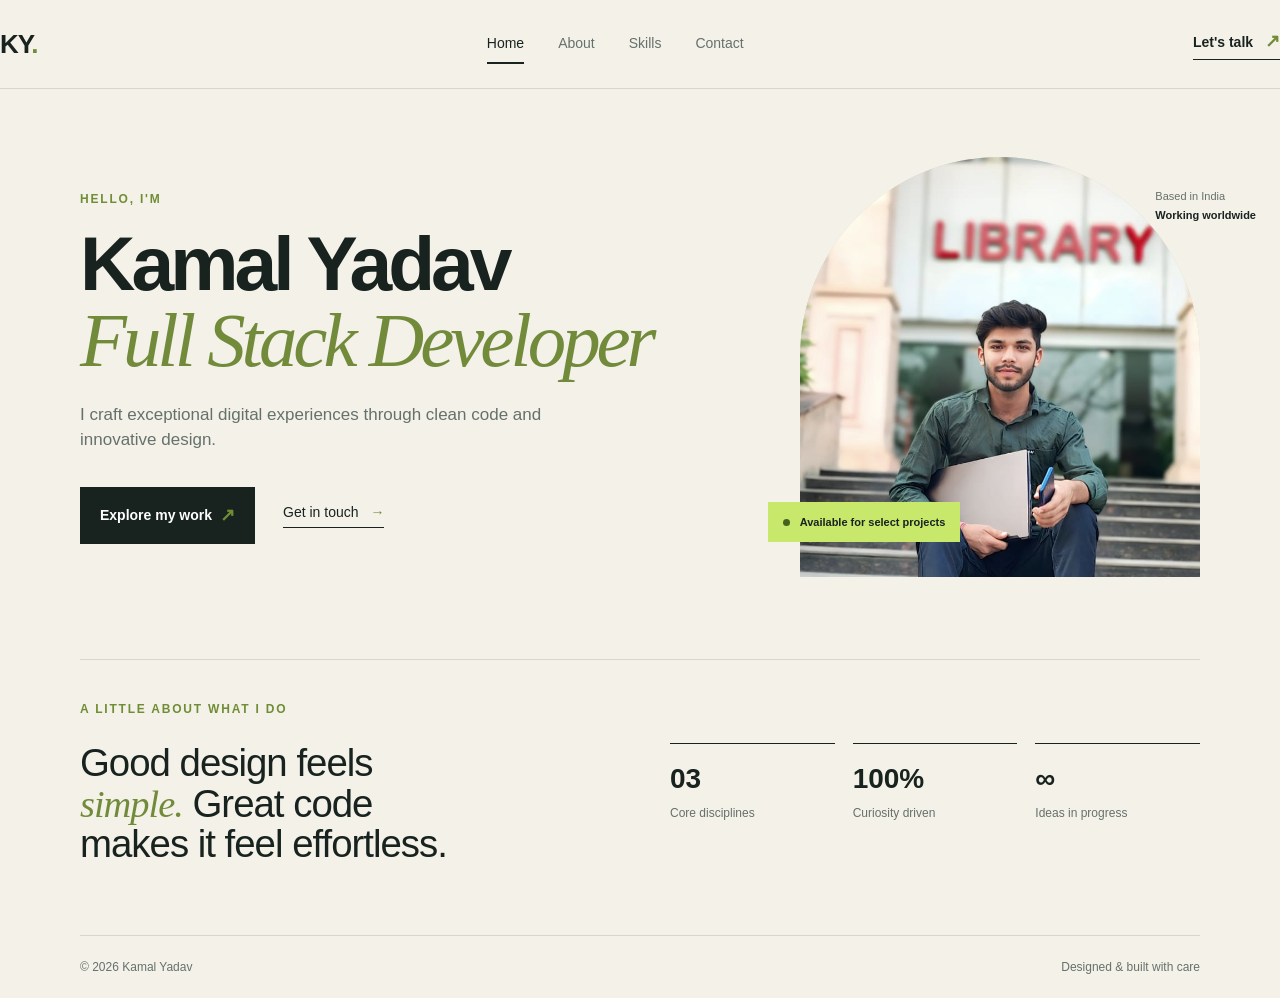
<file: index.html>
<!DOCTYPE html>
<html lang="en">
<head>
    <meta charset="UTF-8">
    <meta name="viewport" content="width=device-width, initial-scale=1.0">
    <title>Kamal Yadav | Frontend Developer</title>
    <link rel="stylesheet" href="style.css">
</head>
<body>
    <header>
        <nav>
            <a class="logo" href="index.html">KY<span>.</span></a>
            <div class="nav-links">
                <a class="active" href="index.html">Home</a>
                <a href="about.html">About</a>
                <a href="skills.html">Skills</a>
                <a href="contact.html">Contact</a>
            </div>
            <a class="nav-cta" href="contact.html">Let's talk <span>↗</span></a>
        </nav>
    </header>

    <main>
        <section class="hero page-width">
            <div class="hero-copy">
                <p class="eyebrow">Hello, I'm</p>
                <h1>Kamal Yadav<br><em>Full Stack Developer</em></h1>
                <p class="intro">I craft exceptional digital experiences through clean code and innovative design.</p>
                <div class="hero-actions">
                    <a class="button button-primary" href="about.html">Explore my work <span>↗</span></a>
                    <a class="text-link" href="contact.html">Get in touch <span>→</span></a>
                </div>
            </div>
            <div class="hero-visual">
                <div class="image-frame">
                    <img src="kamalphoto.jpeg" alt="Kamal Yadav">
                </div>
                <div class="availability"><span></span> Available for select projects</div>
                <div class="orbit-note">Based in India<br><strong>Working worldwide</strong></div>
            </div>
        </section>

        <section class="proof page-width">
            <p class="section-label">A little about what I do</p>
            <div class="proof-grid">
                <p class="proof-statement">Good design feels<br><em>simple.</em> Great code<br>makes it feel effortless.</p>
                <div class="stats">
                    <div><strong>03</strong><span>Core disciplines</span></div>
                    <div><strong>100%</strong><span>Curiosity driven</span></div>
                    <div><strong>∞</strong><span>Ideas in progress</span></div>
                </div>
            </div>
        </section>
    </main>

    <footer class="page-width footer"><span>© 2026 Kamal Yadav</span><span>Designed &amp; built with care</span></footer>
</body>
</html>
</file>
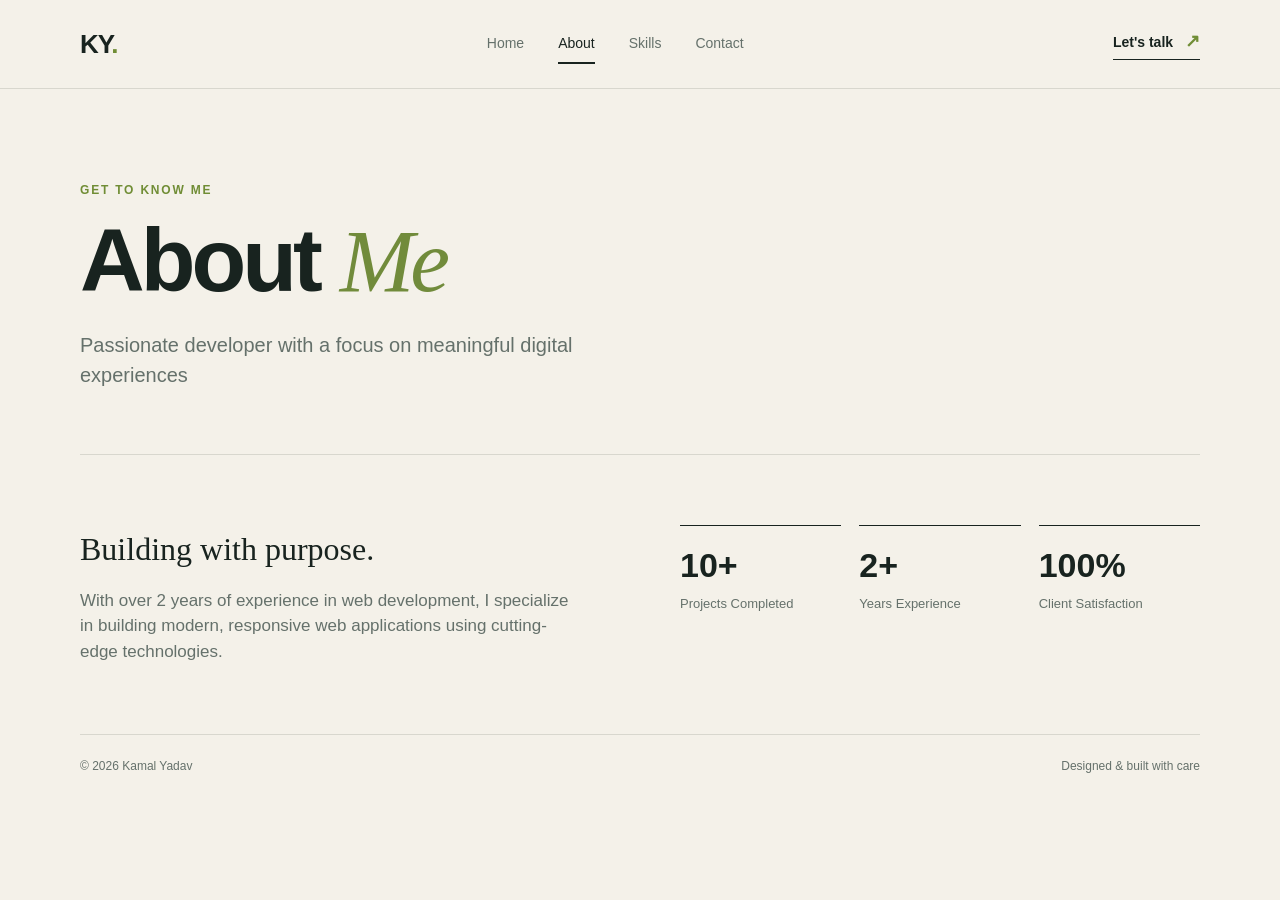
<file: about.html>
<!DOCTYPE html>
<html lang="en">
<head>
    <meta charset="UTF-8">
    <meta name="viewport" content="width=device-width, initial-scale=1.0">
    <title>About | Kamal Yadav</title>
    <link rel="stylesheet" href="style.css">
</head>
<body>
    <header><nav class="page-width"><a class="logo" href="index.html">KY<span>.</span></a><div class="nav-links"><a href="index.html">Home</a><a class="active" href="about.html">About</a><a href="skills.html">Skills</a><a href="contact.html">Contact</a></div><a class="nav-cta" href="contact.html">Let's talk <span>↗</span></a></nav></header>
    <main>
        <section class="page-width page-hero"><p class="eyebrow">Get to know me</p><h1>About <em>Me</em></h1><p class="page-subtitle">Passionate developer with a focus on meaningful digital experiences</p></section>
        <section class="page-width content-grid"><div><h2>Building with purpose.</h2><p>With over 2 years of experience in web development, I specialize in building modern, responsive web applications using cutting-edge technologies.</p></div><div class="about-stats"><div><strong>10+</strong><span>Projects Completed</span></div><div><strong>2+</strong><span>Years Experience</span></div><div><strong>100%</strong><span>Client Satisfaction</span></div></div></section>
    </main>
    <footer class="page-width footer"><span>© 2026 Kamal Yadav</span><span>Designed &amp; built with care</span></footer>
</body>
</html>
</file>
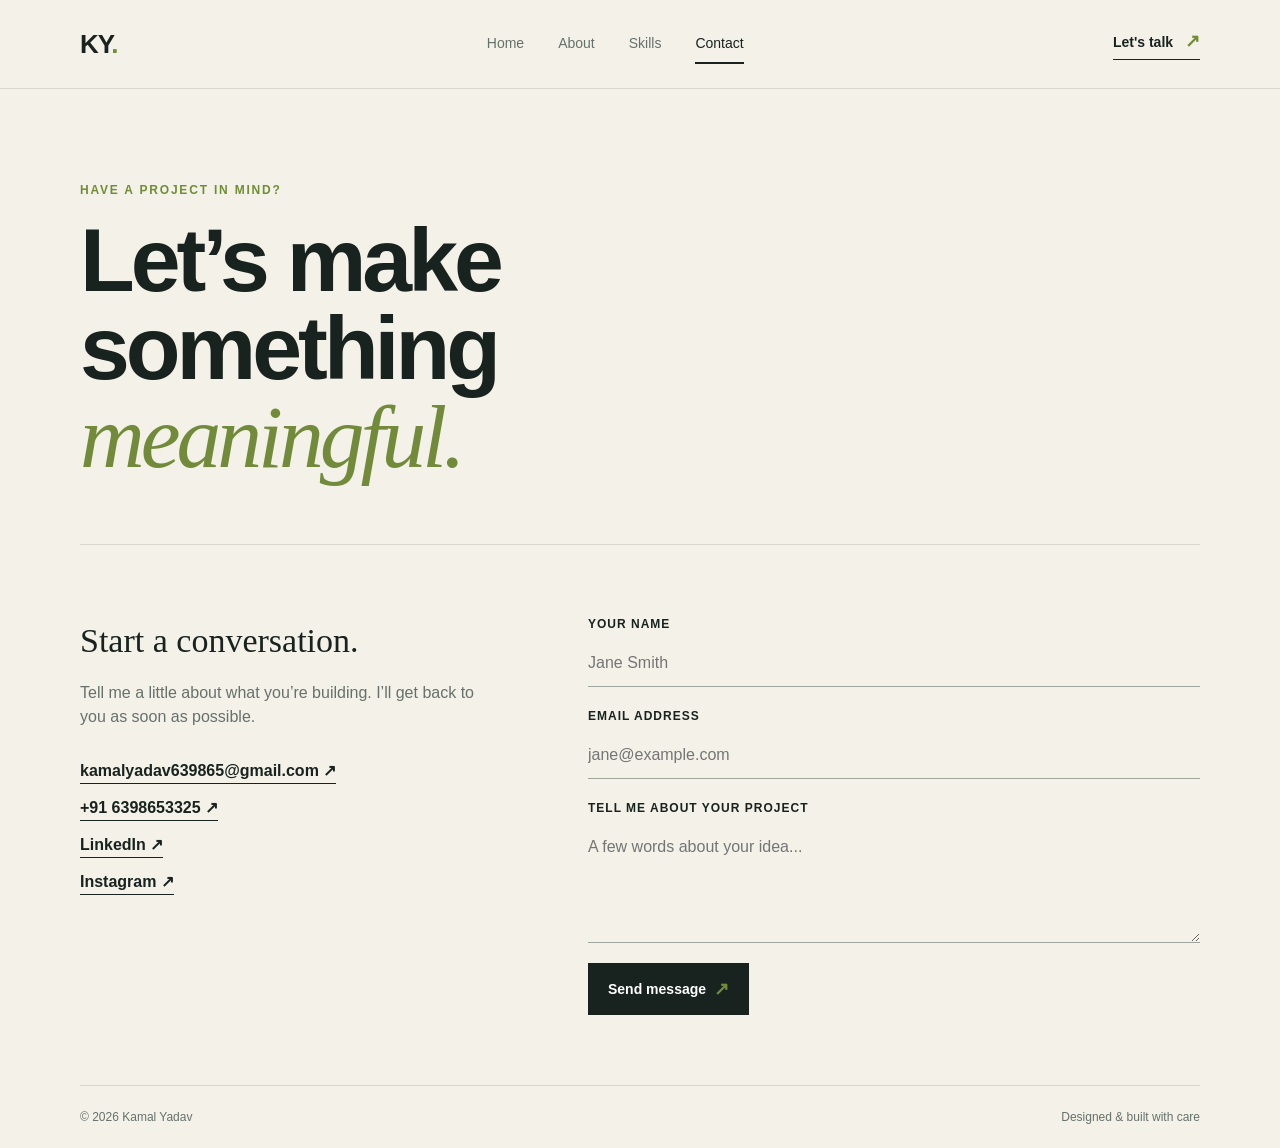
<file: contact.html>
<!DOCTYPE html>
<html lang="en">
<head>
    <meta charset="UTF-8">
    <meta name="viewport" content="width=device-width, initial-scale=1.0">
    <title>Contact | Kamal Yadav</title>
    <link rel="stylesheet" href="style.css">
</head>
<body>
    <header><nav class="page-width"><a class="logo" href="index.html">KY<span>.</span></a><div class="nav-links"><a href="index.html">Home</a><a href="about.html">About</a><a href="skills.html">Skills</a><a class="active" href="contact.html">Contact</a></div><a class="nav-cta" href="contact.html">Let's talk <span>↗</span></a></nav></header>
    <main>
        <section class="page-width page-hero"><p class="eyebrow">Have a project in mind?</p><h1>Let’s make something<br><em>meaningful.</em></h1></section>
        <section class="page-width contact-layout"><div class="contact-details"><h2>Start a conversation.</h2><p>Tell me a little about what you’re building. I’ll get back to you as soon as possible.</p><a href="mailto:kamalyadav639865@gmail.com">kamalyadav639865@gmail.com ↗</a><a href="tel:+916398653325">+91 6398653325 ↗</a><a href="https://www.linkedin.com" target="_blank" rel="noreferrer">LinkedIn ↗</a><a href="https://www.instagram.com/kamalyadav_03?igsi=eXVxbHNicGc3dmpw" target="_blank" rel="noreferrer">Instagram ↗</a></div><form class="contact-form"><div class="field"><label for="name">Your name</label><input id="name" name="name" type="text" placeholder="Jane Smith" required></div><div class="field"><label for="email">Email address</label><input id="email" name="email" type="email" placeholder="jane@example.com" required></div><div class="field"><label for="message">Tell me about your project</label><textarea id="message" name="message" rows="4" placeholder="A few words about your idea..." required></textarea></div><button class="button button-primary" type="submit">Send message <span>↗</span></button></form></section>
    </main>
    <footer class="page-width footer"><span>© 2026 Kamal Yadav</span><span>Designed &amp; built with care</span></footer>
</body>
</html>
</file>
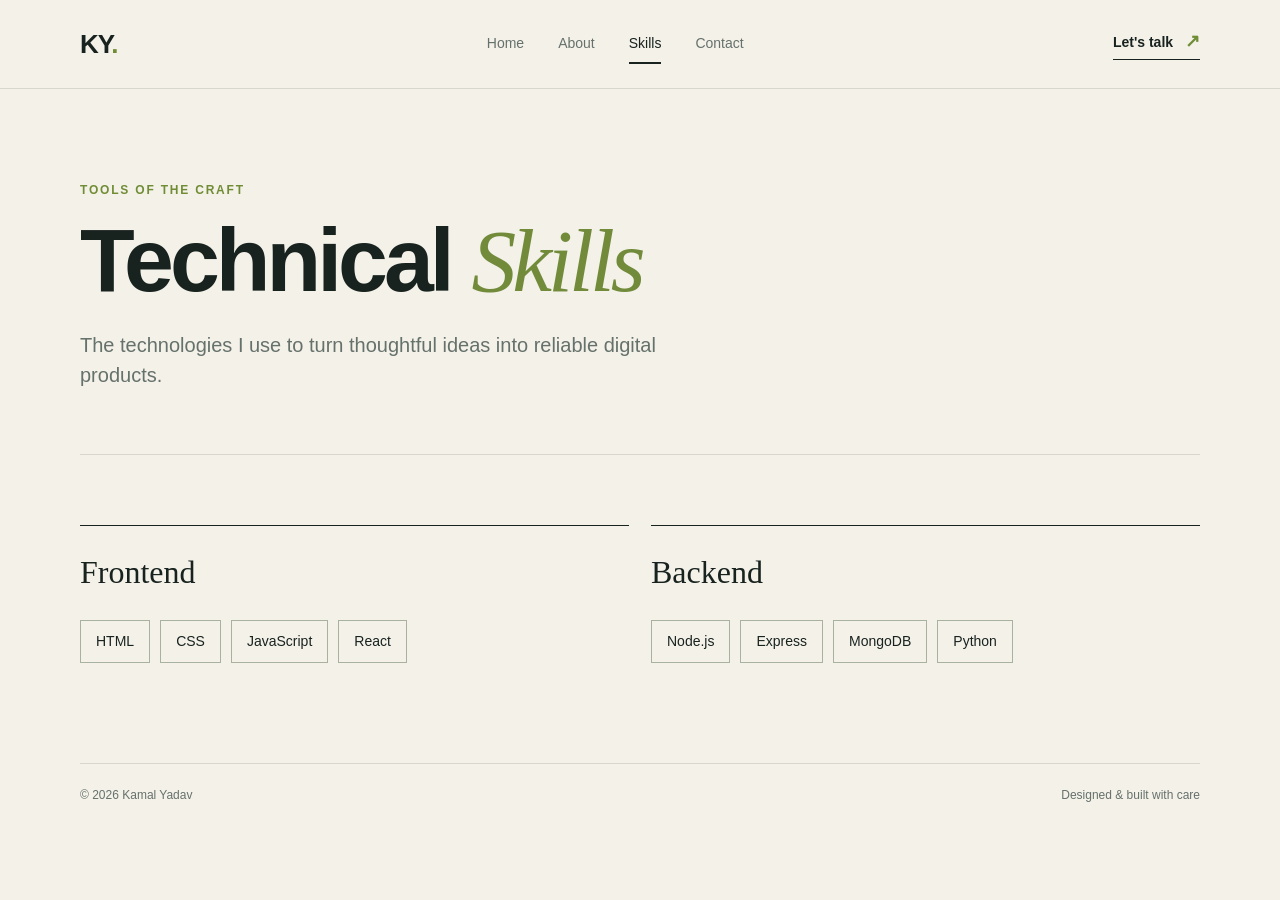
<file: skills.html>
<!DOCTYPE html>
<html lang="en">
<head>
    <meta charset="UTF-8">
    <meta name="viewport" content="width=device-width, initial-scale=1.0">
    <title>Skills | Kamal Yadav</title>
    <link rel="stylesheet" href="style.css">
</head>
<body>
    <header><nav class="page-width"><a class="logo" href="index.html">KY<span>.</span></a><div class="nav-links"><a href="index.html">Home</a><a href="about.html">About</a><a class="active" href="skills.html">Skills</a><a href="contact.html">Contact</a></div><a class="nav-cta" href="contact.html">Let's talk <span>↗</span></a></nav></header>
    <main>
        <section class="page-width page-hero"><p class="eyebrow">Tools of the craft</p><h1>Technical <em>Skills</em></h1><p class="page-subtitle">The technologies I use to turn thoughtful ideas into reliable digital products.</p></section>
        <section class="page-width skills-grid"><div class="skill-card"><h2>Frontend</h2><ul class="skill-tags"><li>HTML</li><li>CSS</li><li>JavaScript</li><li>React</li></ul></div><div class="skill-card"><h2>Backend</h2><ul class="skill-tags"><li>Node.js</li><li>Express</li><li>MongoDB</li><li>Python</li></ul></div></section>
    </main>
    <footer class="page-width footer"><span>© 2026 Kamal Yadav</span><span>Designed &amp; built with care</span></footer>
</body>
</html>
</file>
<file: style.css>
:root { --ink: #18231f; --muted: #65716b; --paper: #f4f1e9; --lime: #c8e86b; --line: #d8d7ce; --serif: Georgia, 'Times New Roman', serif; --sans: 'Trebuchet MS', sans-serif; }
* { margin: 0; padding: 0; box-sizing: border-box; }
body { background: var(--paper); color: var(--ink); font-family: var(--sans); line-height: 1.5; }
a { color: inherit; text-decoration: none; }
.page-width { width: min(1120px, calc(100% - 64px)); margin: 0 auto; }
header { border-bottom: 1px solid var(--line); }
nav { height: 88px; display: flex; align-items: center; justify-content: space-between; }
.logo { font-size: 26px; font-weight: 700; letter-spacing: -1px; }.logo span { color: #708d35; }
.nav-links { display: flex; gap: 34px; color: var(--muted); font-size: 14px; }.nav-links a { padding: 8px 0; }.nav-links a:hover, .nav-links .active { color: var(--ink); border-bottom: 2px solid var(--ink); }
.nav-cta { font-size: 14px; font-weight: 700; border-bottom: 1px solid var(--ink); padding-bottom: 4px; }.nav-cta span, .button span { color: #708d35; font-size: 18px; margin-left: 8px; }
.hero { min-height: 570px; display: grid; grid-template-columns: 1.1fr .9fr; align-items: center; gap: 60px; padding: 64px 0 78px; }
.eyebrow, .section-label { color: #708d35; font-size: 12px; font-weight: 700; letter-spacing: 1.8px; text-transform: uppercase; }
.hero h1 { max-width: 680px; margin: 18px 0 24px; font-size: clamp(48px, 6vw, 82px); line-height: .98; letter-spacing: -4px; }.hero h1 em, .proof-statement em { color: #718b3b; font-family: var(--serif); font-weight: 400; }
.intro { max-width: 480px; color: var(--muted); font-size: 17px; }.hero-actions { display: flex; align-items: center; gap: 28px; margin-top: 34px; }.button { display: inline-flex; align-items: center; padding: 15px 20px; font-size: 14px; font-weight: 700; }.button-primary { background: var(--ink); color: white; }.button-primary:hover { background: #34473e; }.text-link { border-bottom: 1px solid var(--ink); font-size: 14px; padding-bottom: 4px; }.text-link span { color: #708d35; margin-left: 8px; }
.hero-visual { position: relative; justify-self: end; width: min(100%, 400px); }.image-frame { height: 420px; background: #d2d6c1; overflow: hidden; border-radius: 200px 200px 0 0; }.image-frame img { width: 100%; height: 100%; object-fit: cover; filter: grayscale(20%); }.availability { position: absolute; left: -32px; bottom: 35px; padding: 12px 15px; background: var(--lime); font-size: 11px; font-weight: 700; }.availability span { display: inline-block; width: 7px; height: 7px; margin-right: 7px; border-radius: 50%; background: #466221; }.orbit-note { position: absolute; top: 30px; right: -56px; color: var(--muted); font-size: 11px; line-height: 1.7; }.orbit-note strong { color: var(--ink); }
.proof { border-top: 1px solid var(--line); padding: 40px 0 70px; }.proof-grid { display: grid; grid-template-columns: 1fr 1fr; gap: 60px; margin-top: 25px; }.proof-statement { font-size: clamp(28px, 3vw, 43px); line-height: 1.06; letter-spacing: -1px; }.stats { display: grid; grid-template-columns: repeat(3, 1fr); gap: 18px; align-items: start; }.stats div { border-top: 1px solid var(--ink); padding-top: 14px; }.stats strong { display: block; font-size: 28px; }.stats span { color: var(--muted); font-size: 12px; }.footer { display: flex; justify-content: space-between; border-top: 1px solid var(--line); padding: 22px 0; color: var(--muted); font-size: 12px; }
.page-hero { padding: 92px 0 64px; border-bottom: 1px solid var(--line); }.page-hero h1 { max-width: 800px; margin-top: 18px; font-size: clamp(50px, 7vw, 90px); line-height: .98; letter-spacing: -4px; }.page-hero h1 em { color: #718b3b; font-family: var(--serif); font-weight: 400; }
.page-subtitle { max-width: 600px; color: var(--muted); font-size: 20px; margin-top: 25px; }.content-grid { display: grid; grid-template-columns: 1fr 1fr; gap: 80px; padding: 70px 0; }.content-grid h2 { font-family: var(--serif); font-size: 32px; font-weight: 400; }.content-grid p { max-width: 500px; color: var(--muted); font-size: 17px; margin-top: 15px; }.skill-list { border-top: 1px solid var(--ink); list-style: none; }.skill-list li { display: flex; justify-content: space-between; padding: 16px 0; border-bottom: 1px solid var(--line); }.skill-list span { color: var(--muted); font-size: 13px; }.about-stats { display: grid; grid-template-columns: repeat(3, 1fr); gap: 18px; align-self: start; }.about-stats div { border-top: 1px solid var(--ink); padding-top: 14px; }.about-stats strong { display: block; font-size: 34px; }.about-stats span { color: var(--muted); font-size: 13px; }
.skills-grid { display: grid; grid-template-columns: repeat(2, 1fr); gap: 22px; padding: 70px 0; }.skill-card { border-top: 1px solid var(--ink); padding: 22px 0 30px; }.skill-card h2 { font-family: var(--serif); font-size: 32px; font-weight: 400; margin-bottom: 24px; }.skill-tags { display: flex; flex-wrap: wrap; gap: 10px; list-style: none; }.skill-tags li { border: 1px solid #a9b2a0; padding: 10px 15px; font-size: 14px; }
.contact-layout { display: grid; grid-template-columns: .8fr 1.2fr; gap: 100px; padding: 70px 0; }.contact-details h2 { font-family: var(--serif); font-size: 34px; font-weight: 400; }.contact-details p { color: var(--muted); margin: 15px 0 30px; }.contact-details a { display: block; width: fit-content; border-bottom: 1px solid var(--ink); margin-top: 12px; font-weight: 700; }.contact-form { display: grid; gap: 20px; }.field { display: grid; gap: 7px; }.field label { font-size: 12px; font-weight: 700; text-transform: uppercase; letter-spacing: 1px; }.field input, .field textarea { border: 0; border-bottom: 1px solid #9fa59d; background: transparent; color: var(--ink); padding: 11px 0; font: inherit; outline: none; resize: vertical; }.field input:focus, .field textarea:focus { border-color: var(--ink); }.contact-form .button { border: 0; justify-self: start; cursor: pointer; }
@media (max-width: 700px) { .page-width { width: min(100% - 36px, 540px); } nav { height: 75px; }.nav-links { gap: 12px; font-size: 12px; }.nav-cta { display: none; }.hero { grid-template-columns: 1fr; gap: 42px; padding: 62px 0; }.hero h1, .page-hero h1 { letter-spacing: -2px; }.hero-visual { justify-self: center; width: min(100%, 340px); }.image-frame { height: 350px; }.orbit-note { right: -8px; }.availability { left: -8px; }.proof-grid, .content-grid, .contact-layout, .skills-grid { grid-template-columns: 1fr; gap: 38px; }.content-grid, .contact-layout, .skills-grid { padding: 48px 0; }.page-hero { padding: 65px 0 48px; }.footer { gap: 12px; flex-direction: column; } }
</file>
